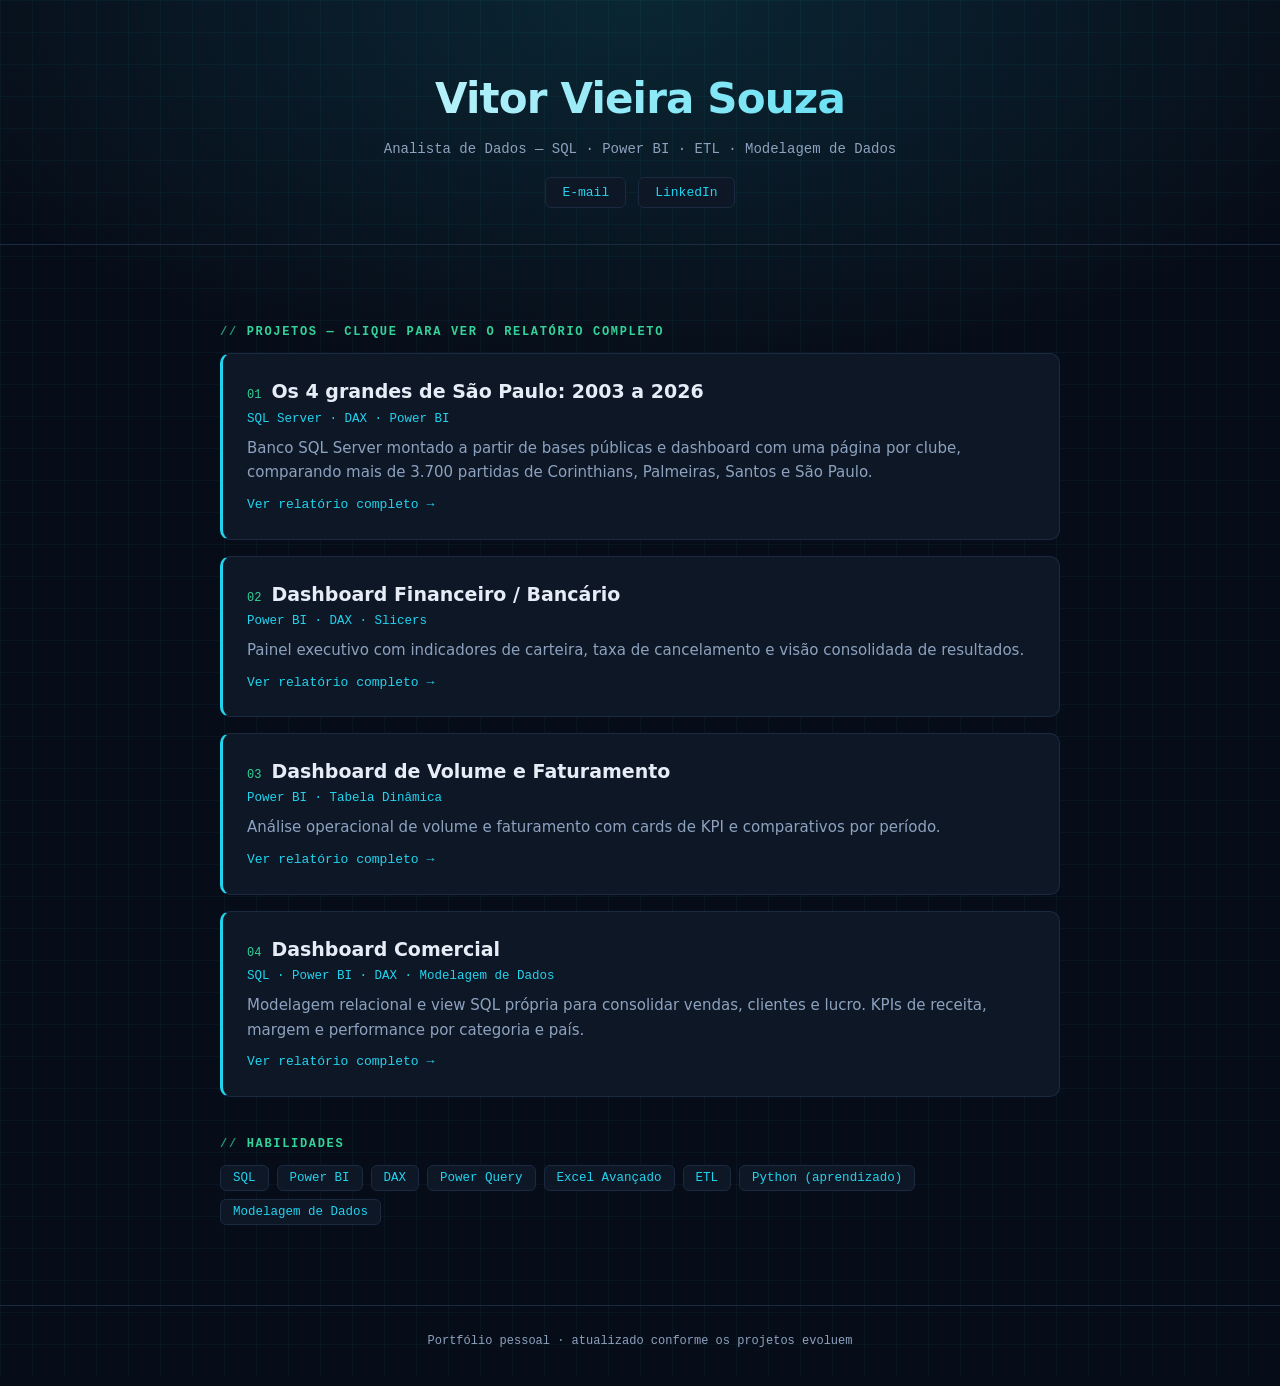
<file: index.html>
<!DOCTYPE html>
<html lang="pt-BR">
<head>
<meta charset="UTF-8">
<meta name="viewport" content="width=device-width, initial-scale=1">
<title>Vitor Vieira Souza — Portfólio de Dados</title>
<link rel="stylesheet" href="style.css">
</head>
<body>
<header>
  <h1>Vitor Vieira Souza</h1>
  <p>Analista de Dados — SQL · Power BI · ETL · Modelagem de Dados</p>
  <div class="links">
    <a href="mailto:vieiraviitor03@gmail.com">E-mail</a>
    <a href="https://www.linkedin.com/in/vitor-vieira-93804219a/" target="_blank">LinkedIn</a>
  </div>
</header>

<main>
  <h2 class="section">Projetos — clique para ver o relatório completo</h2>

  <a class="card" href="dashboard-4grandes.html">
    <h3>Os 4 grandes de São Paulo: 2003 a 2026</h3>
    <div class="tools">SQL Server · DAX · Power BI</div>
    <p>Banco SQL Server montado a partir de bases públicas e dashboard com uma página por clube, comparando mais de 3.700 partidas de Corinthians, Palmeiras, Santos e São Paulo.</p>
    <span class="go">Ver relatório completo →</span>
  </a>

  <a class="card" href="dashboard-financeiro.html">
    <h3>Dashboard Financeiro / Bancário</h3>
    <div class="tools">Power BI · DAX · Slicers</div>
    <p>Painel executivo com indicadores de carteira, taxa de cancelamento e visão consolidada de resultados.</p>
    <span class="go">Ver relatório completo →</span>
  </a>

  <a class="card" href="dashboard-volume.html">
    <h3>Dashboard de Volume e Faturamento</h3>
    <div class="tools">Power BI · Tabela Dinâmica</div>
    <p>Análise operacional de volume e faturamento com cards de KPI e comparativos por período.</p>
    <span class="go">Ver relatório completo →</span>
  </a>

  <a class="card" href="dashboard-comercial.html">
    <h3>Dashboard Comercial</h3>
    <div class="tools">SQL · Power BI · DAX · Modelagem de Dados</div>
    <p>Modelagem relacional e view SQL própria para consolidar vendas, clientes e lucro. KPIs de receita, margem e performance por categoria e país.</p>
    <span class="go">Ver relatório completo →</span>
  </a>

  <h2 class="section">Habilidades</h2>
  <div class="skills">
    <span>SQL</span><span>Power BI</span><span>DAX</span><span>Power Query</span>
    <span>Excel Avançado</span><span>ETL</span><span>Python (aprendizado)</span>
    <span>Modelagem de Dados</span>
  </div>
</main>

<footer>Portfólio pessoal · atualizado conforme os projetos evoluem</footer>
</body>
</html>
</file>
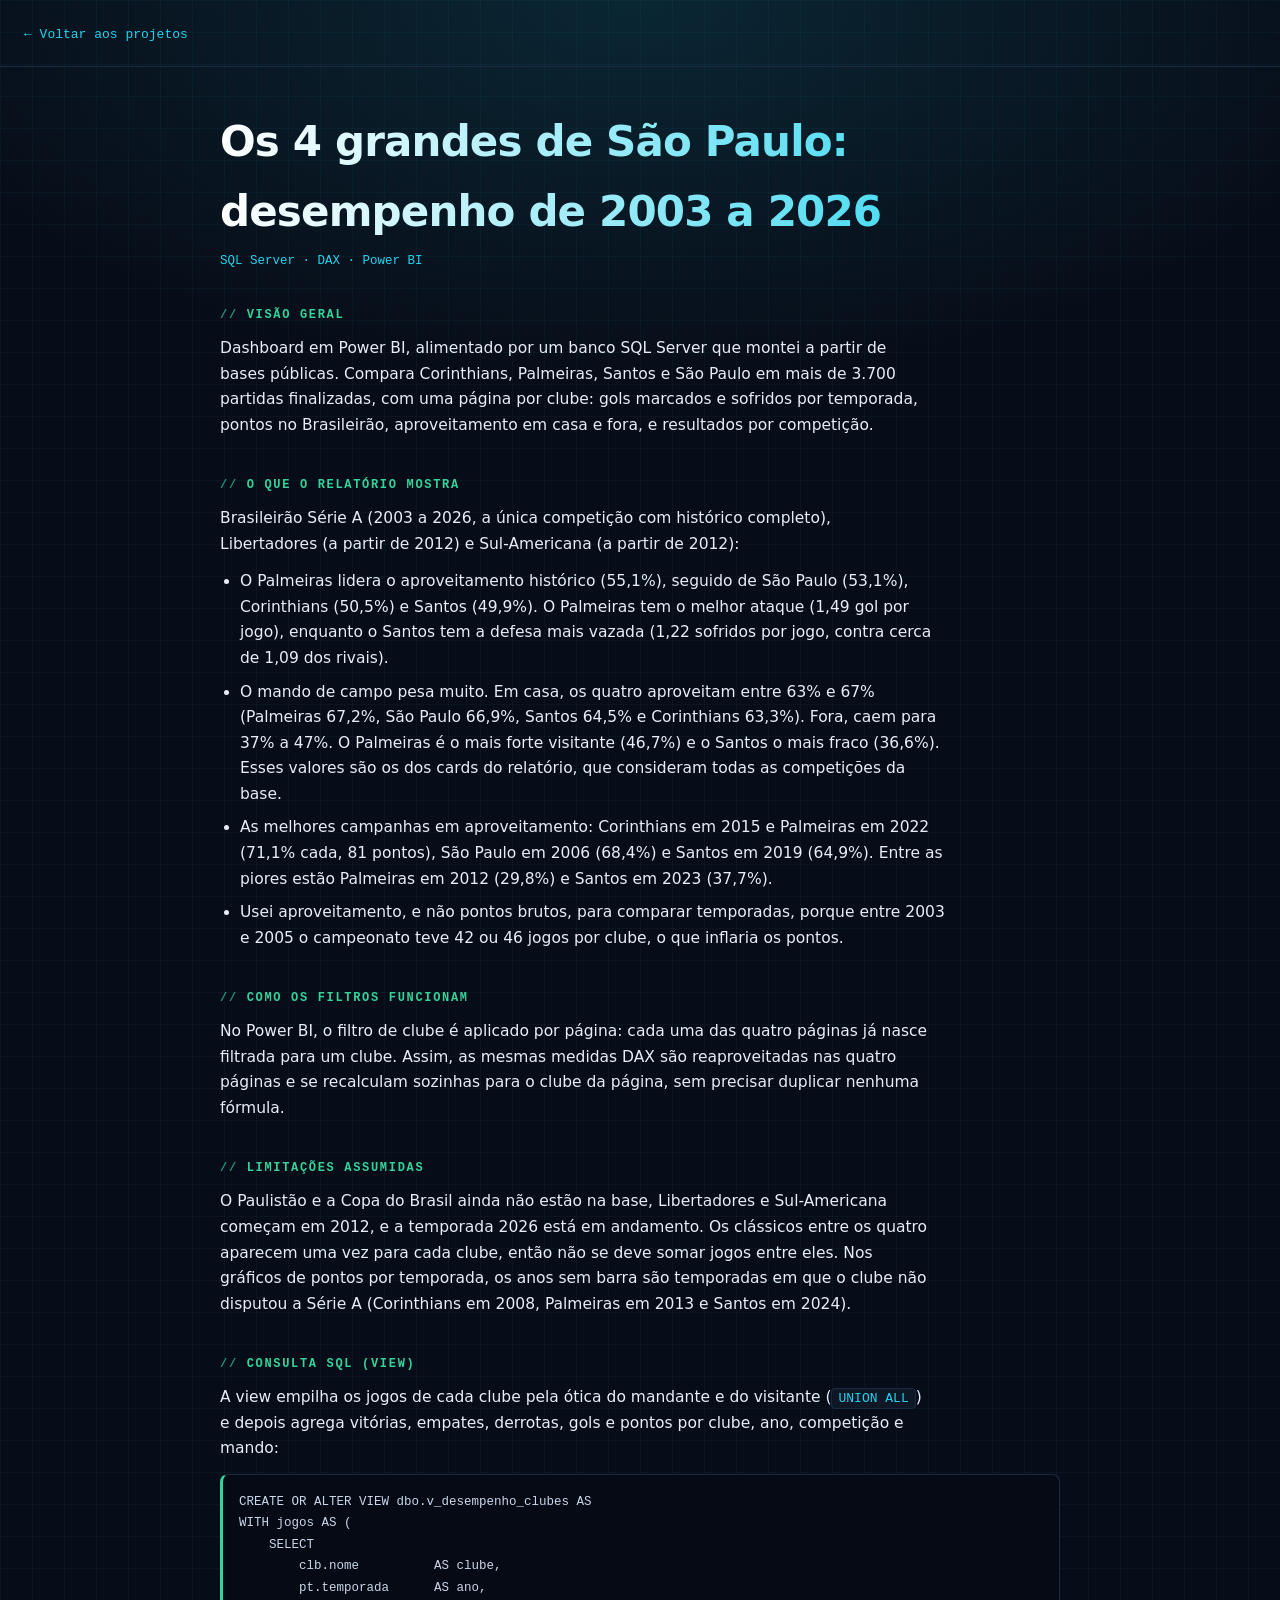
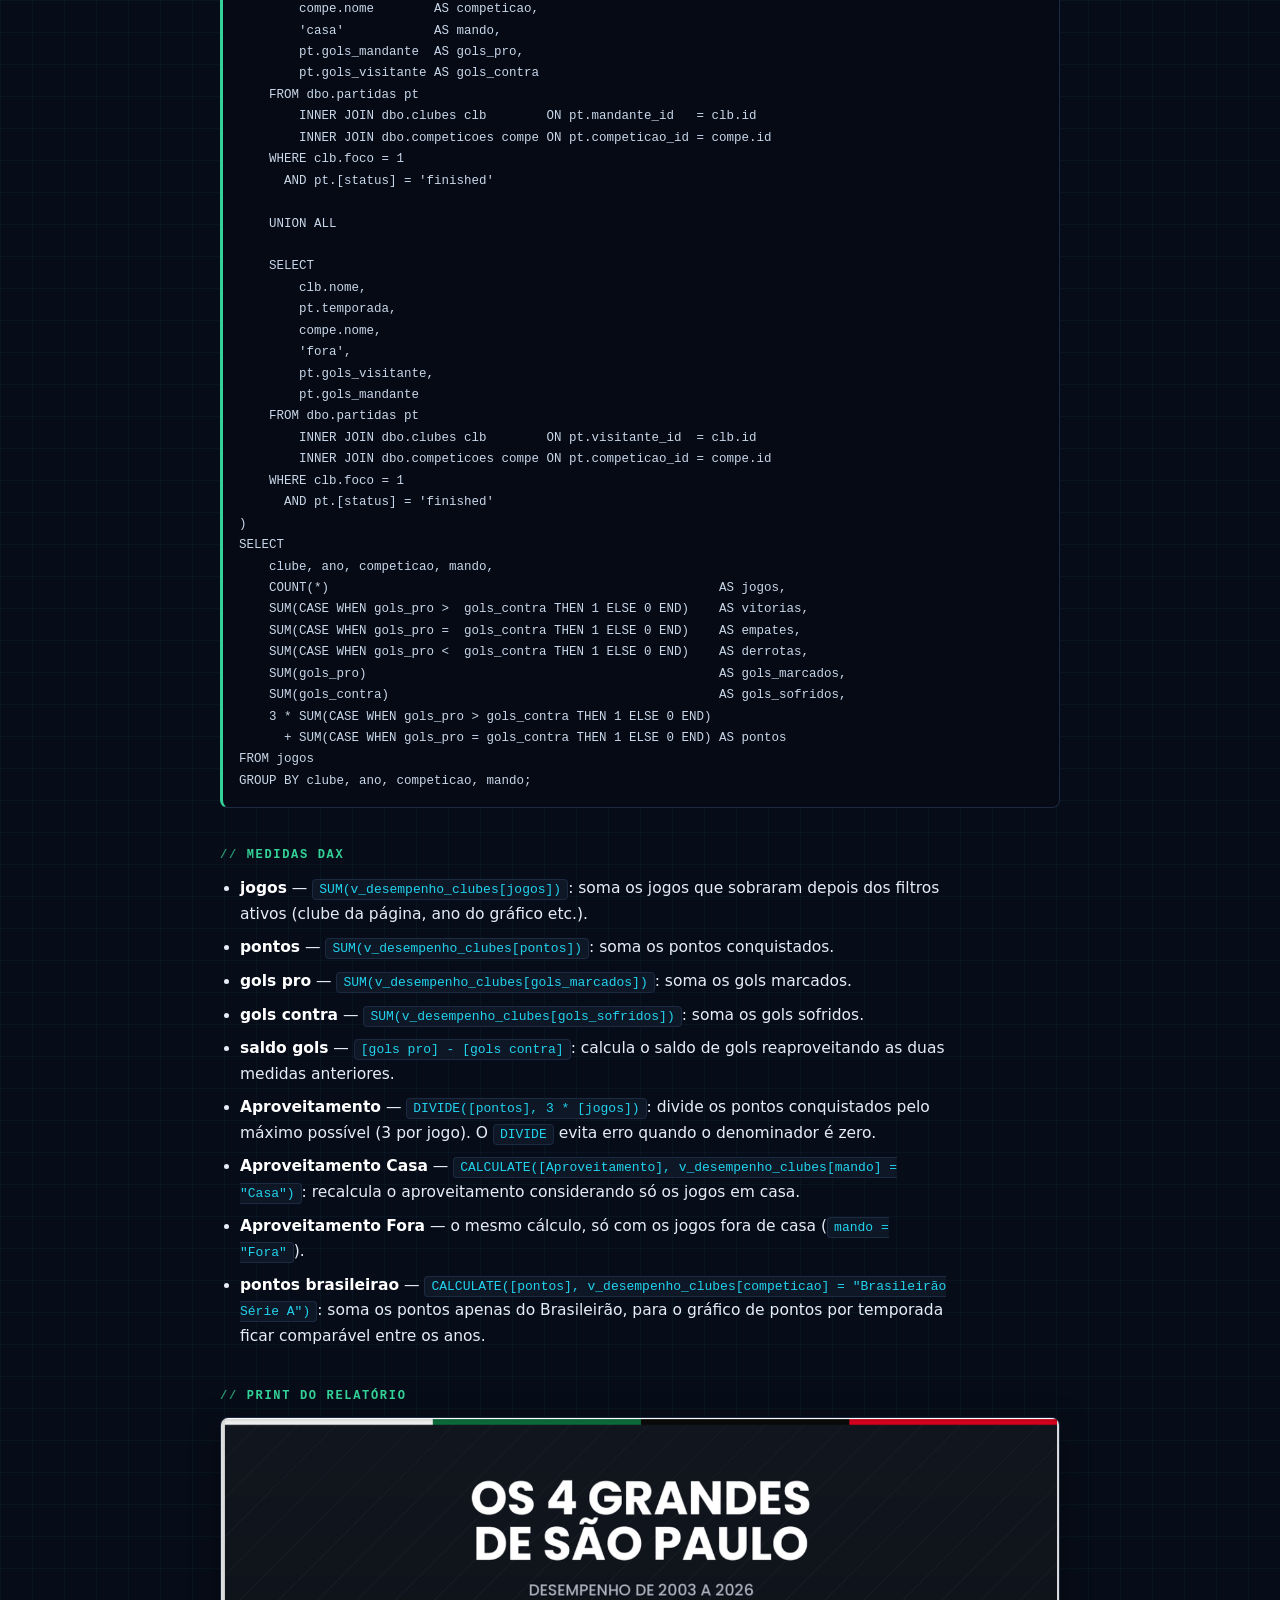
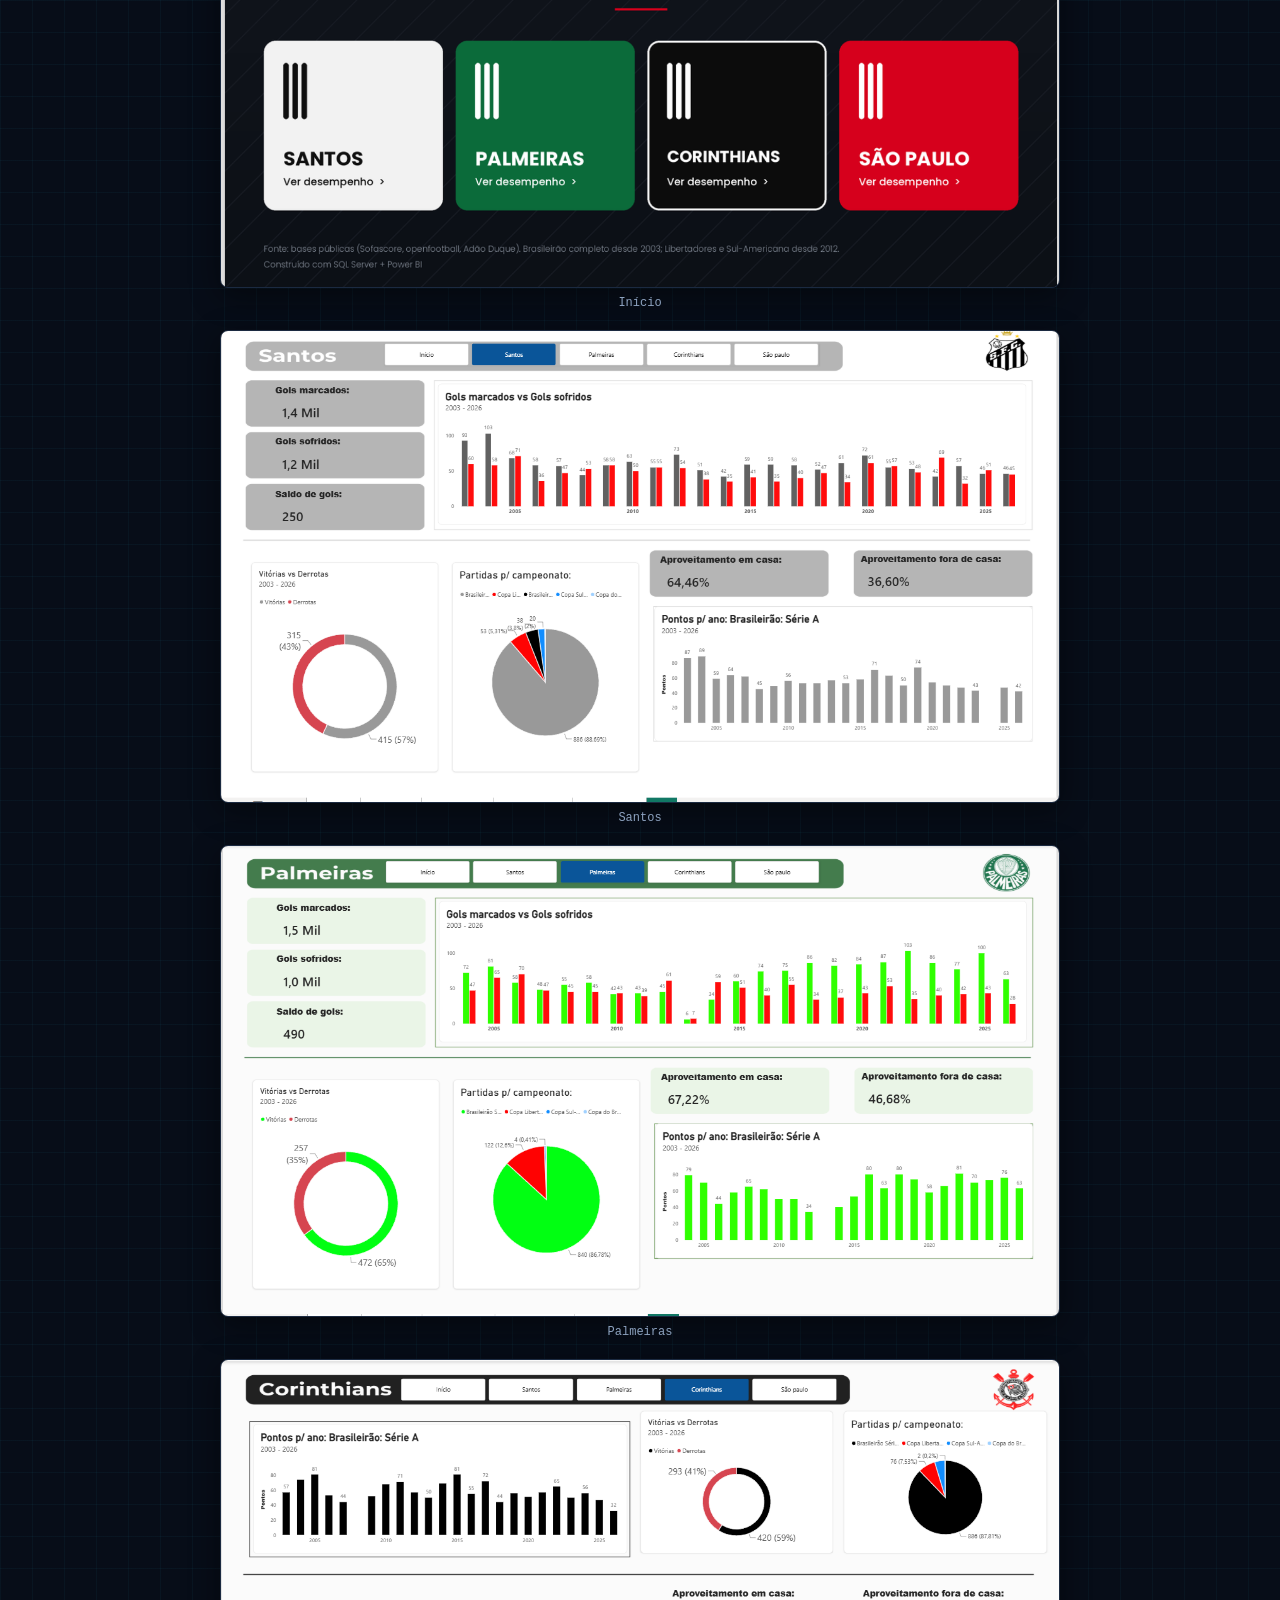
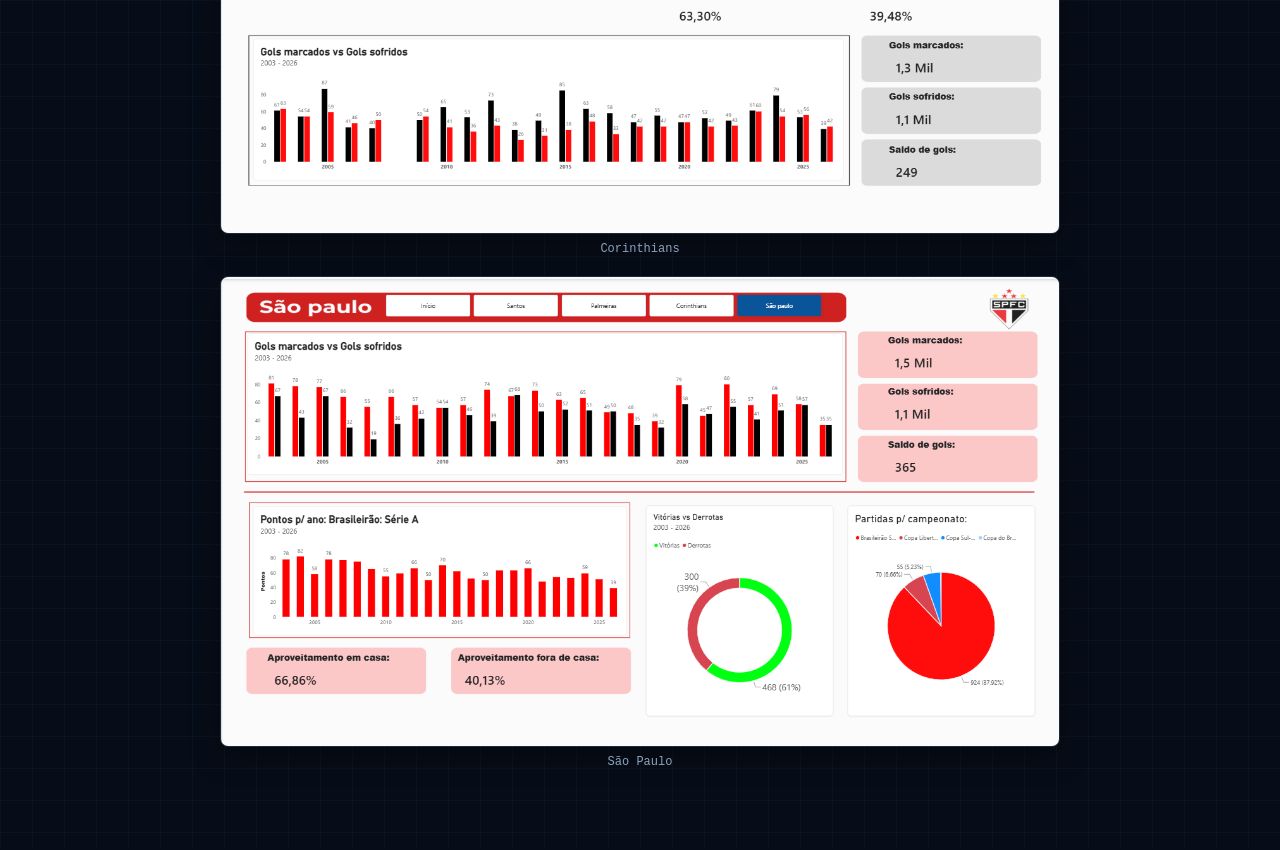
<file: dashboard-4grandes.html>
<!DOCTYPE html>
<html lang="pt-BR">
<head>
<meta charset="UTF-8">
<meta name="viewport" content="width=device-width, initial-scale=1">
<title>Os 4 grandes de São Paulo — Vitor Vieira Souza</title>
<link rel="stylesheet" href="style.css">
</head>
<body>
<div class="top"><a href="index.html">← Voltar aos projetos</a></div>
<main>
  <h1>Os 4 grandes de São Paulo: desempenho de 2003 a 2026</h1>
  <div class="tools">SQL Server · DAX · Power BI</div>

  <h2>Visão geral</h2>
  <p>Dashboard em Power BI, alimentado por um banco SQL Server que montei a partir de bases públicas. Compara Corinthians, Palmeiras, Santos e São Paulo em mais de 3.700 partidas finalizadas, com uma página por clube: gols marcados e sofridos por temporada, pontos no Brasileirão, aproveitamento em casa e fora, e resultados por competição.</p>

  <h2>O que o relatório mostra</h2>
  <p>Brasileirão Série A (2003 a 2026, a única competição com histórico completo), Libertadores (a partir de 2012) e Sul-Americana (a partir de 2012):</p>
  <ul>
    <li>O Palmeiras lidera o aproveitamento histórico (55,1%), seguido de São Paulo (53,1%), Corinthians (50,5%) e Santos (49,9%). O Palmeiras tem o melhor ataque (1,49 gol por jogo), enquanto o Santos tem a defesa mais vazada (1,22 sofridos por jogo, contra cerca de 1,09 dos rivais).</li>
    <li>O mando de campo pesa muito. Em casa, os quatro aproveitam entre 63% e 67% (Palmeiras 67,2%, São Paulo 66,9%, Santos 64,5% e Corinthians 63,3%). Fora, caem para 37% a 47%. O Palmeiras é o mais forte visitante (46,7%) e o Santos o mais fraco (36,6%). Esses valores são os dos cards do relatório, que consideram todas as competições da base.</li>
    <li>As melhores campanhas em aproveitamento: Corinthians em 2015 e Palmeiras em 2022 (71,1% cada, 81 pontos), São Paulo em 2006 (68,4%) e Santos em 2019 (64,9%). Entre as piores estão Palmeiras em 2012 (29,8%) e Santos em 2023 (37,7%).</li>
    <li>Usei aproveitamento, e não pontos brutos, para comparar temporadas, porque entre 2003 e 2005 o campeonato teve 42 ou 46 jogos por clube, o que inflaria os pontos.</li>
  </ul>

  <h2>Como os filtros funcionam</h2>
  <p>No Power BI, o filtro de clube é aplicado por página: cada uma das quatro páginas já nasce filtrada para um clube. Assim, as mesmas medidas DAX são reaproveitadas nas quatro páginas e se recalculam sozinhas para o clube da página, sem precisar duplicar nenhuma fórmula.</p>

  <h2>Limitações assumidas</h2>
  <p>O Paulistão e a Copa do Brasil ainda não estão na base, Libertadores e Sul-Americana começam em 2012, e a temporada 2026 está em andamento. Os clássicos entre os quatro aparecem uma vez para cada clube, então não se deve somar jogos entre eles. Nos gráficos de pontos por temporada, os anos sem barra são temporadas em que o clube não disputou a Série A (Corinthians em 2008, Palmeiras em 2013 e Santos em 2024).</p>

  <h2>Consulta SQL (view)</h2>
  <p>A view empilha os jogos de cada clube pela ótica do mandante e do visitante (<code>UNION ALL</code>) e depois agrega vitórias, empates, derrotas, gols e pontos por clube, ano, competição e mando:</p>
  <pre><code>CREATE OR ALTER VIEW dbo.v_desempenho_clubes AS
WITH jogos AS (
    SELECT
        clb.nome          AS clube,
        pt.temporada      AS ano,
        compe.nome        AS competicao,
        'casa'            AS mando,
        pt.gols_mandante  AS gols_pro,
        pt.gols_visitante AS gols_contra
    FROM dbo.partidas pt
        INNER JOIN dbo.clubes clb        ON pt.mandante_id   = clb.id
        INNER JOIN dbo.competicoes compe ON pt.competicao_id = compe.id
    WHERE clb.foco = 1
      AND pt.[status] = 'finished'

    UNION ALL

    SELECT
        clb.nome,
        pt.temporada,
        compe.nome,
        'fora',
        pt.gols_visitante,
        pt.gols_mandante
    FROM dbo.partidas pt
        INNER JOIN dbo.clubes clb        ON pt.visitante_id  = clb.id
        INNER JOIN dbo.competicoes compe ON pt.competicao_id = compe.id
    WHERE clb.foco = 1
      AND pt.[status] = 'finished'
)
SELECT
    clube, ano, competicao, mando,
    COUNT(*)                                                    AS jogos,
    SUM(CASE WHEN gols_pro &gt;  gols_contra THEN 1 ELSE 0 END)    AS vitorias,
    SUM(CASE WHEN gols_pro =  gols_contra THEN 1 ELSE 0 END)    AS empates,
    SUM(CASE WHEN gols_pro &lt;  gols_contra THEN 1 ELSE 0 END)    AS derrotas,
    SUM(gols_pro)                                               AS gols_marcados,
    SUM(gols_contra)                                            AS gols_sofridos,
    3 * SUM(CASE WHEN gols_pro &gt; gols_contra THEN 1 ELSE 0 END)
      + SUM(CASE WHEN gols_pro = gols_contra THEN 1 ELSE 0 END) AS pontos
FROM jogos
GROUP BY clube, ano, competicao, mando;</code></pre>

  <h2>Medidas DAX</h2>
  <ul>
    <li><strong>jogos</strong> — <code>SUM(v_desempenho_clubes[jogos])</code>: soma os jogos que sobraram depois dos filtros ativos (clube da página, ano do gráfico etc.).</li>
    <li><strong>pontos</strong> — <code>SUM(v_desempenho_clubes[pontos])</code>: soma os pontos conquistados.</li>
    <li><strong>gols pro</strong> — <code>SUM(v_desempenho_clubes[gols_marcados])</code>: soma os gols marcados.</li>
    <li><strong>gols contra</strong> — <code>SUM(v_desempenho_clubes[gols_sofridos])</code>: soma os gols sofridos.</li>
    <li><strong>saldo gols</strong> — <code>[gols pro] - [gols contra]</code>: calcula o saldo de gols reaproveitando as duas medidas anteriores.</li>
    <li><strong>Aproveitamento</strong> — <code>DIVIDE([pontos], 3 * [jogos])</code>: divide os pontos conquistados pelo máximo possível (3 por jogo). O <code>DIVIDE</code> evita erro quando o denominador é zero.</li>
    <li><strong>Aproveitamento Casa</strong> — <code>CALCULATE([Aproveitamento], v_desempenho_clubes[mando] = "Casa")</code>: recalcula o aproveitamento considerando só os jogos em casa.</li>
    <li><strong>Aproveitamento Fora</strong> — o mesmo cálculo, só com os jogos fora de casa (<code>mando = "Fora"</code>).</li>
    <li><strong>pontos brasileirao</strong> — <code>CALCULATE([pontos], v_desempenho_clubes[competicao] = "Brasileirão Série A")</code>: soma os pontos apenas do Brasileirão, para o gráfico de pontos por temporada ficar comparável entre os anos.</li>
  </ul>

  <h2>Print do relatório</h2>
  <div class="shots">
    <figure><img src="img/4grandes-inicio.png" alt="Página inicial do relatório Os 4 grandes de São Paulo"><figcaption>Início</figcaption></figure>
    <figure><img src="img/4grandes-santos.png" alt="Página do Santos"><figcaption>Santos</figcaption></figure>
    <figure><img src="img/4grandes-palmeiras.png" alt="Página do Palmeiras"><figcaption>Palmeiras</figcaption></figure>
    <figure><img src="img/4grandes-corinthians.png" alt="Página do Corinthians"><figcaption>Corinthians</figcaption></figure>
    <figure><img src="img/4grandes-saopaulo.png" alt="Página do São Paulo"><figcaption>São Paulo</figcaption></figure>
  </div>
</main>
</body>
</html>
</file>
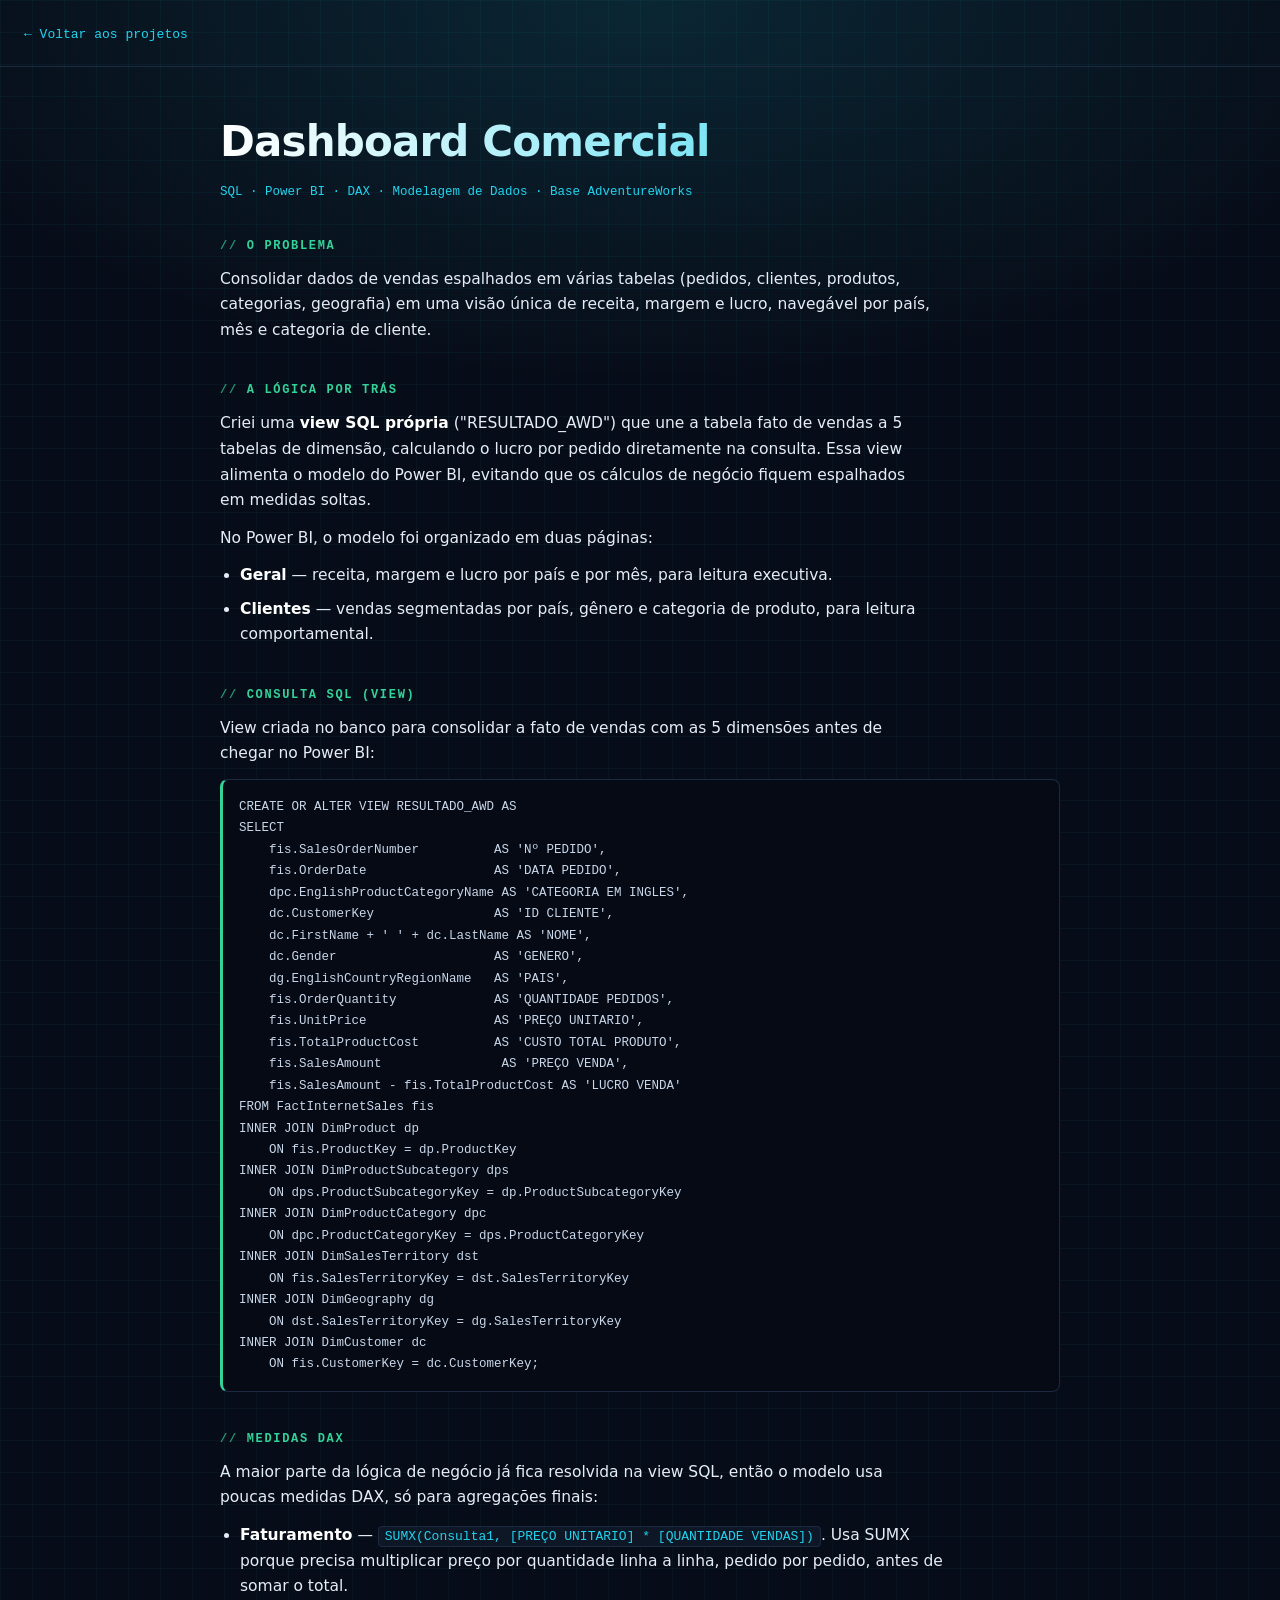
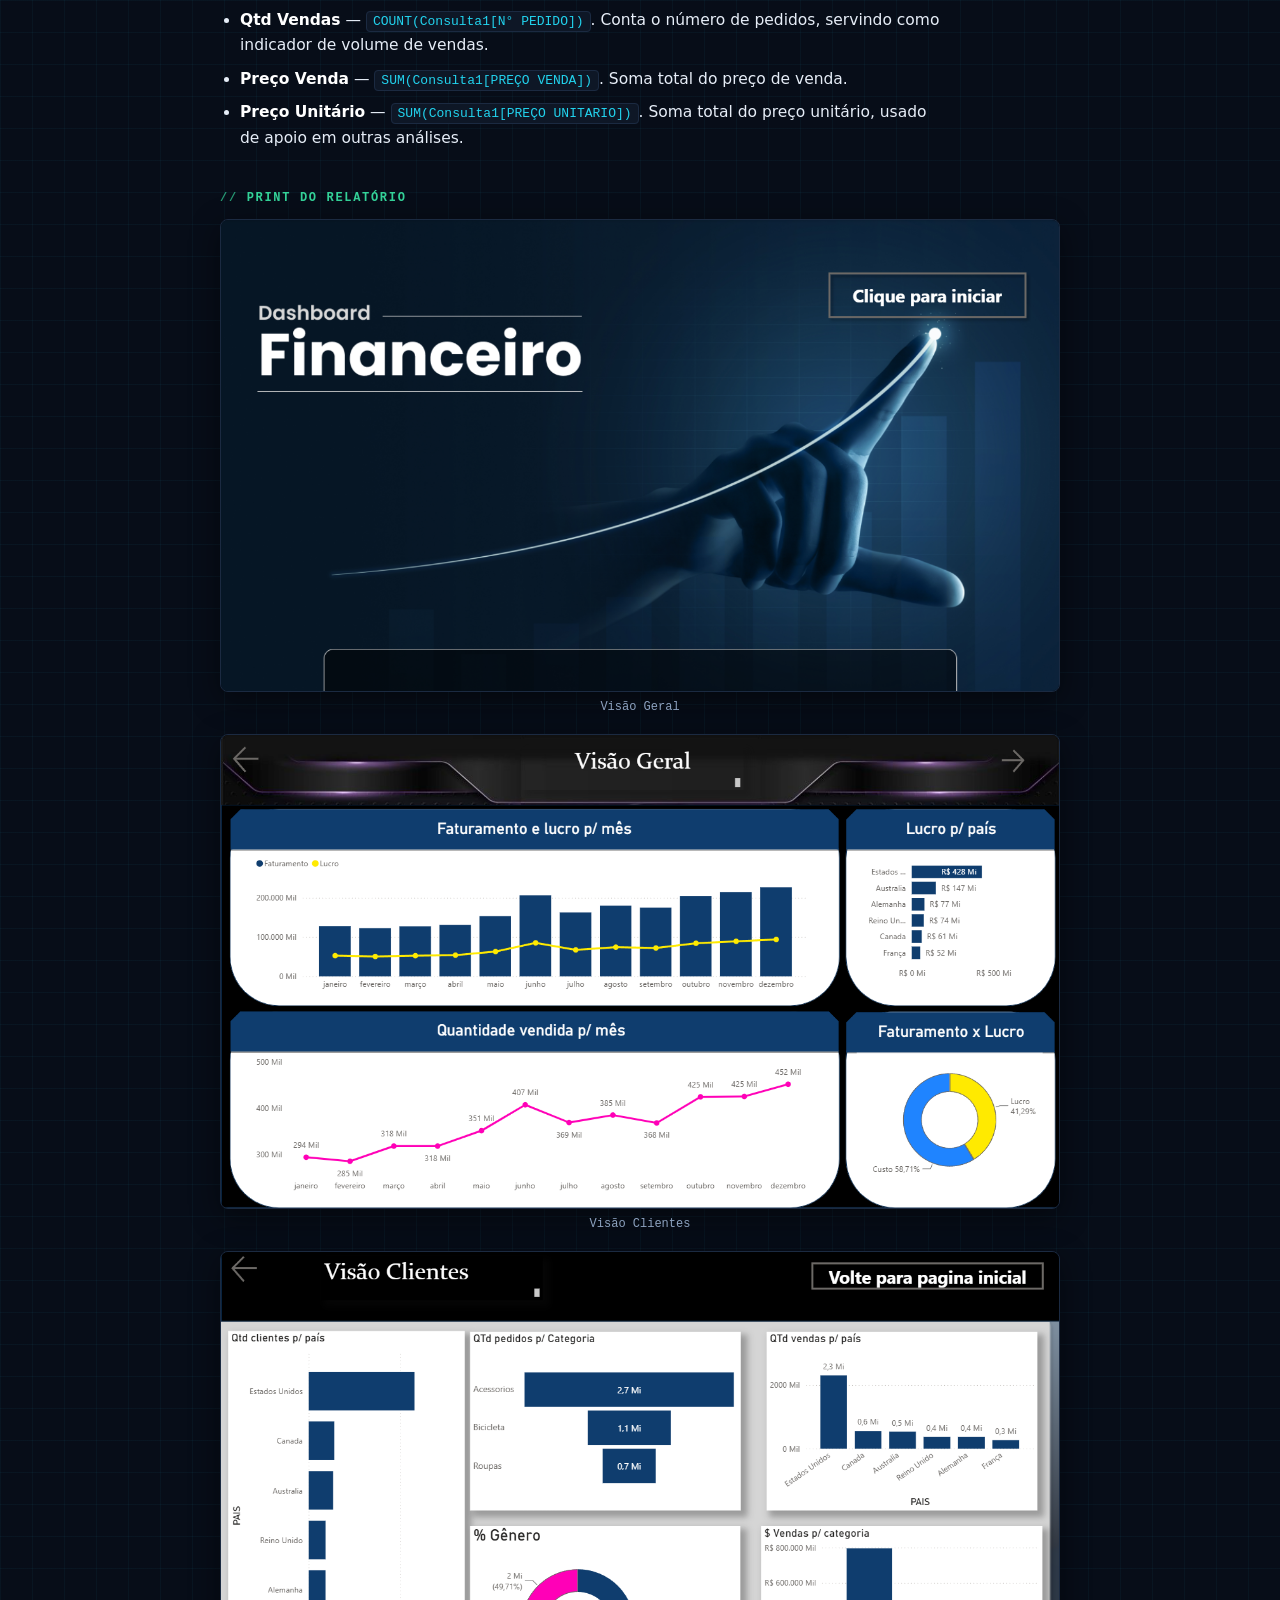
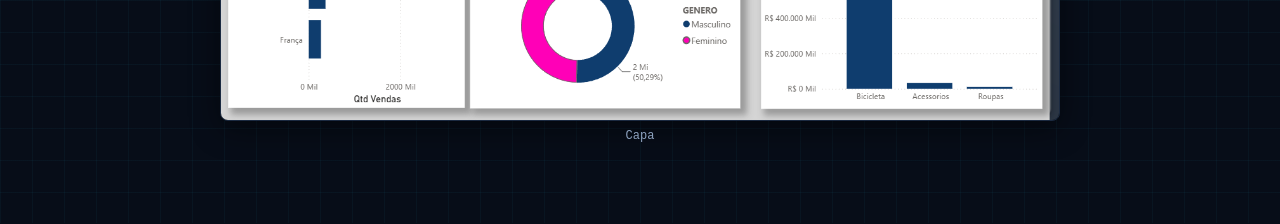
<file: dashboard-comercial.html>
<!DOCTYPE html>
<html lang="pt-BR">
<head>
<meta charset="UTF-8">
<meta name="viewport" content="width=device-width, initial-scale=1">
<title>Dashboard Comercial — Vitor Vieira Souza</title>
<link rel="stylesheet" href="style.css">
</head>
<body>
<div class="top"><a href="index.html">← Voltar aos projetos</a></div>
<main>
  <h1>Dashboard Comercial</h1>
  <div class="tools">SQL · Power BI · DAX · Modelagem de Dados · Base AdventureWorks</div>

  <h2>O problema</h2>
  <p>Consolidar dados de vendas espalhados em várias tabelas (pedidos, clientes, produtos, categorias, geografia) em uma visão única de receita, margem e lucro, navegável por país, mês e categoria de cliente.</p>

  <h2>A lógica por trás</h2>
  <p>Criei uma <strong>view SQL própria</strong> ("RESULTADO_AWD") que une a tabela fato de vendas a 5 tabelas de dimensão, calculando o lucro por pedido diretamente na consulta. Essa view alimenta o modelo do Power BI, evitando que os cálculos de negócio fiquem espalhados em medidas soltas.</p>
  <p>No Power BI, o modelo foi organizado em duas páginas:</p>
  <ul>
    <li><strong>Geral</strong> — receita, margem e lucro por país e por mês, para leitura executiva.</li>
    <li><strong>Clientes</strong> — vendas segmentadas por país, gênero e categoria de produto, para leitura comportamental.</li>
  </ul>

  <h2>Consulta SQL (view)</h2>
  <p>View criada no banco para consolidar a fato de vendas com as 5 dimensões antes de chegar no Power BI:</p>
  <pre><code>CREATE OR ALTER VIEW RESULTADO_AWD AS
SELECT
    fis.SalesOrderNumber          AS 'Nº PEDIDO',
    fis.OrderDate                 AS 'DATA PEDIDO',
    dpc.EnglishProductCategoryName AS 'CATEGORIA EM INGLES',
    dc.CustomerKey                AS 'ID CLIENTE',
    dc.FirstName + ' ' + dc.LastName AS 'NOME',
    dc.Gender                     AS 'GENERO',
    dg.EnglishCountryRegionName   AS 'PAIS',
    fis.OrderQuantity             AS 'QUANTIDADE PEDIDOS',
    fis.UnitPrice                 AS 'PREÇO UNITARIO',
    fis.TotalProductCost          AS 'CUSTO TOTAL PRODUTO',
    fis.SalesAmount                AS 'PREÇO VENDA',
    fis.SalesAmount - fis.TotalProductCost AS 'LUCRO VENDA'
FROM FactInternetSales fis
INNER JOIN DimProduct dp
    ON fis.ProductKey = dp.ProductKey
INNER JOIN DimProductSubcategory dps
    ON dps.ProductSubcategoryKey = dp.ProductSubcategoryKey
INNER JOIN DimProductCategory dpc
    ON dpc.ProductCategoryKey = dps.ProductCategoryKey
INNER JOIN DimSalesTerritory dst
    ON fis.SalesTerritoryKey = dst.SalesTerritoryKey
INNER JOIN DimGeography dg
    ON dst.SalesTerritoryKey = dg.SalesTerritoryKey
INNER JOIN DimCustomer dc
    ON fis.CustomerKey = dc.CustomerKey;</code></pre>

  <h2>Medidas DAX</h2>
  <p>A maior parte da lógica de negócio já fica resolvida na view SQL, então o modelo usa poucas medidas DAX, só para agregações finais:</p>
  <ul>
    <li><strong>Faturamento</strong> — <code>SUMX(Consulta1, [PREÇO UNITARIO] * [QUANTIDADE VENDAS])</code>. Usa SUMX porque precisa multiplicar preço por quantidade linha a linha, pedido por pedido, antes de somar o total.</li>
    <li><strong>Qtd Vendas</strong> — <code>COUNT(Consulta1[N° PEDIDO])</code>. Conta o número de pedidos, servindo como indicador de volume de vendas.</li>
    <li><strong>Preço Venda</strong> — <code>SUM(Consulta1[PREÇO VENDA])</code>. Soma total do preço de venda.</li>
    <li><strong>Preço Unitário</strong> — <code>SUM(Consulta1[PREÇO UNITARIO])</code>. Soma total do preço unitário, usado de apoio em outras análises.</li>
  </ul>

  <h2>Print do relatório</h2>
  <div class="shots">
    <figure><img src="img/comercial-geral.png" alt="Visão geral de faturamento e lucro"><figcaption>Visão Geral</figcaption></figure>
    <figure><img src="img/comercial-clientes.png" alt="Visão de clientes por país, gênero e categoria"><figcaption>Visão Clientes</figcaption></figure>
    <figure><img src="img/comercial-capa.png" alt="Capa do dashboard comercial"><figcaption>Capa</figcaption></figure>
  </div>
</main>
</body>
</html>
</file>
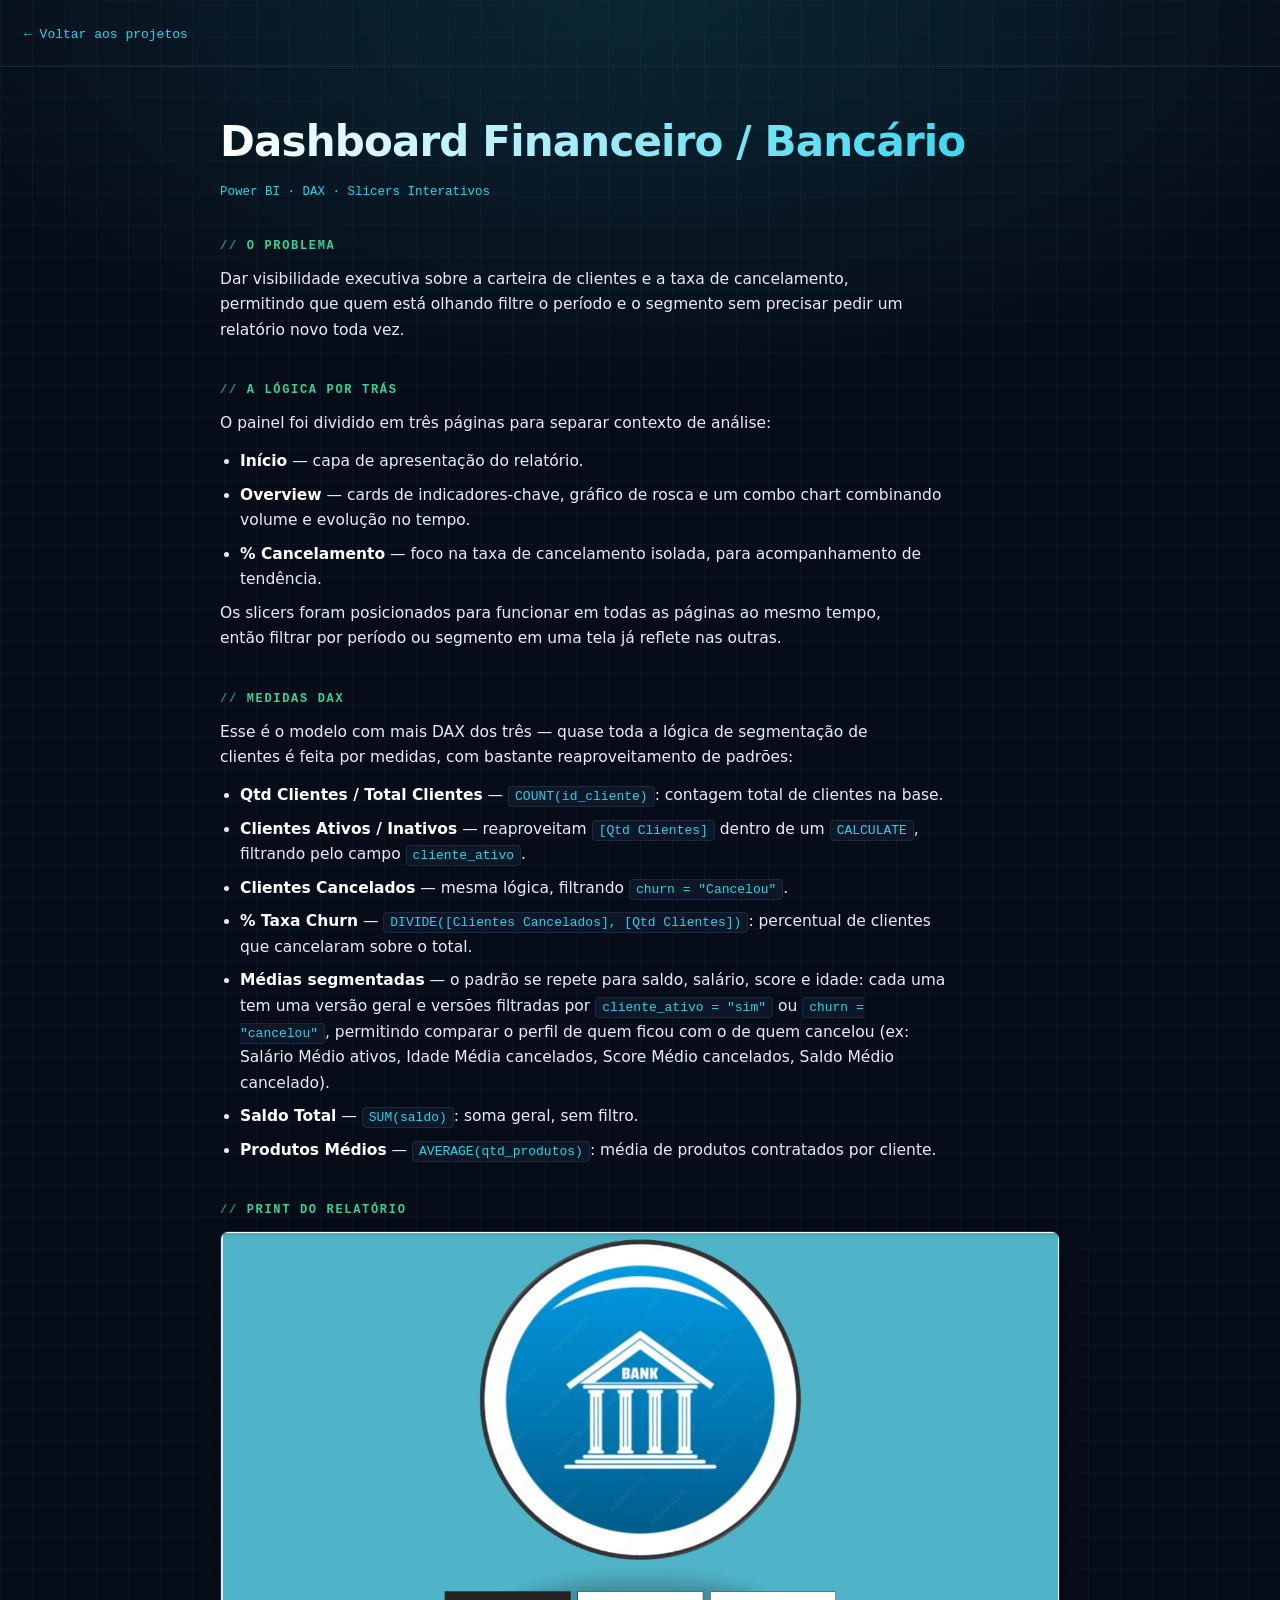
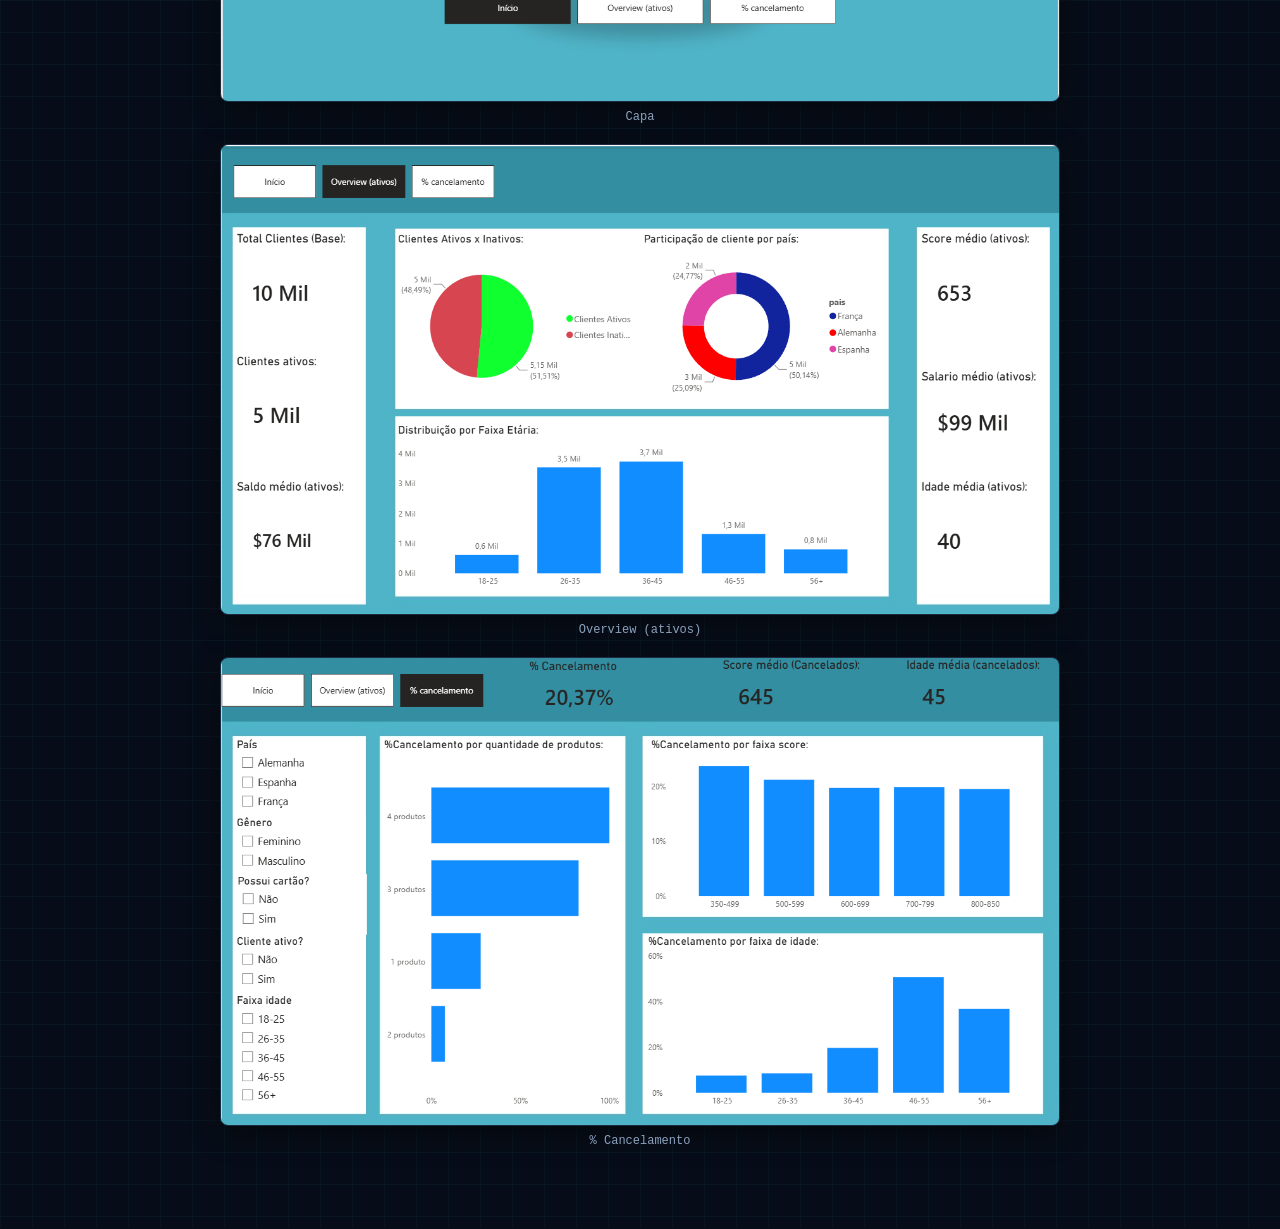
<file: dashboard-financeiro.html>
<!DOCTYPE html>
<html lang="pt-BR">
<head>
<meta charset="UTF-8">
<meta name="viewport" content="width=device-width, initial-scale=1">
<title>Dashboard Financeiro / Bancário — Vitor Vieira Souza</title>
<link rel="stylesheet" href="style.css">
</head>
<body>
<div class="top"><a href="index.html">← Voltar aos projetos</a></div>
<main>
  <h1>Dashboard Financeiro / Bancário</h1>
  <div class="tools">Power BI · DAX · Slicers Interativos</div>

  <h2>O problema</h2>
  <p>Dar visibilidade executiva sobre a carteira de clientes e a taxa de cancelamento, permitindo que quem está olhando filtre o período e o segmento sem precisar pedir um relatório novo toda vez.</p>

  <h2>A lógica por trás</h2>
  <p>O painel foi dividido em três páginas para separar contexto de análise:</p>
  <ul>
    <li><strong>Início</strong> — capa de apresentação do relatório.</li>
    <li><strong>Overview</strong> — cards de indicadores-chave, gráfico de rosca e um combo chart combinando volume e evolução no tempo.</li>
    <li><strong>% Cancelamento</strong> — foco na taxa de cancelamento isolada, para acompanhamento de tendência.</li>
  </ul>
  <p>Os slicers foram posicionados para funcionar em todas as páginas ao mesmo tempo, então filtrar por período ou segmento em uma tela já reflete nas outras.</p>

  <h2>Medidas DAX</h2>
  <p>Esse é o modelo com mais DAX dos três — quase toda a lógica de segmentação de clientes é feita por medidas, com bastante reaproveitamento de padrões:</p>
  <ul>
    <li><strong>Qtd Clientes / Total Clientes</strong> — <code>COUNT(id_cliente)</code>: contagem total de clientes na base.</li>
    <li><strong>Clientes Ativos / Inativos</strong> — reaproveitam <code>[Qtd Clientes]</code> dentro de um <code>CALCULATE</code>, filtrando pelo campo <code>cliente_ativo</code>.</li>
    <li><strong>Clientes Cancelados</strong> — mesma lógica, filtrando <code>churn = "Cancelou"</code>.</li>
    <li><strong>% Taxa Churn</strong> — <code>DIVIDE([Clientes Cancelados], [Qtd Clientes])</code>: percentual de clientes que cancelaram sobre o total.</li>
    <li><strong>Médias segmentadas</strong> — o padrão se repete para saldo, salário, score e idade: cada uma tem uma versão geral e versões filtradas por <code>cliente_ativo = "sim"</code> ou <code>churn = "cancelou"</code>, permitindo comparar o perfil de quem ficou com o de quem cancelou (ex: Salário Médio ativos, Idade Média cancelados, Score Médio cancelados, Saldo Médio cancelado).</li>
    <li><strong>Saldo Total</strong> — <code>SUM(saldo)</code>: soma geral, sem filtro.</li>
    <li><strong>Produtos Médios</strong> — <code>AVERAGE(qtd_produtos)</code>: média de produtos contratados por cliente.</li>
  </ul>

  <h2>Print do relatório</h2>
  <div class="shots">
    <figure><img src="img/banco-capa.png" alt="Capa do dashboard financeiro"><figcaption>Capa</figcaption></figure>
    <figure><img src="img/banco-overview.png" alt="Overview de clientes ativos"><figcaption>Overview (ativos)</figcaption></figure>
    <figure><img src="img/banco-cancelamento.png" alt="Painel de % de cancelamento"><figcaption>% Cancelamento</figcaption></figure>
  </div>
</main>
</body>
</html>
</file>
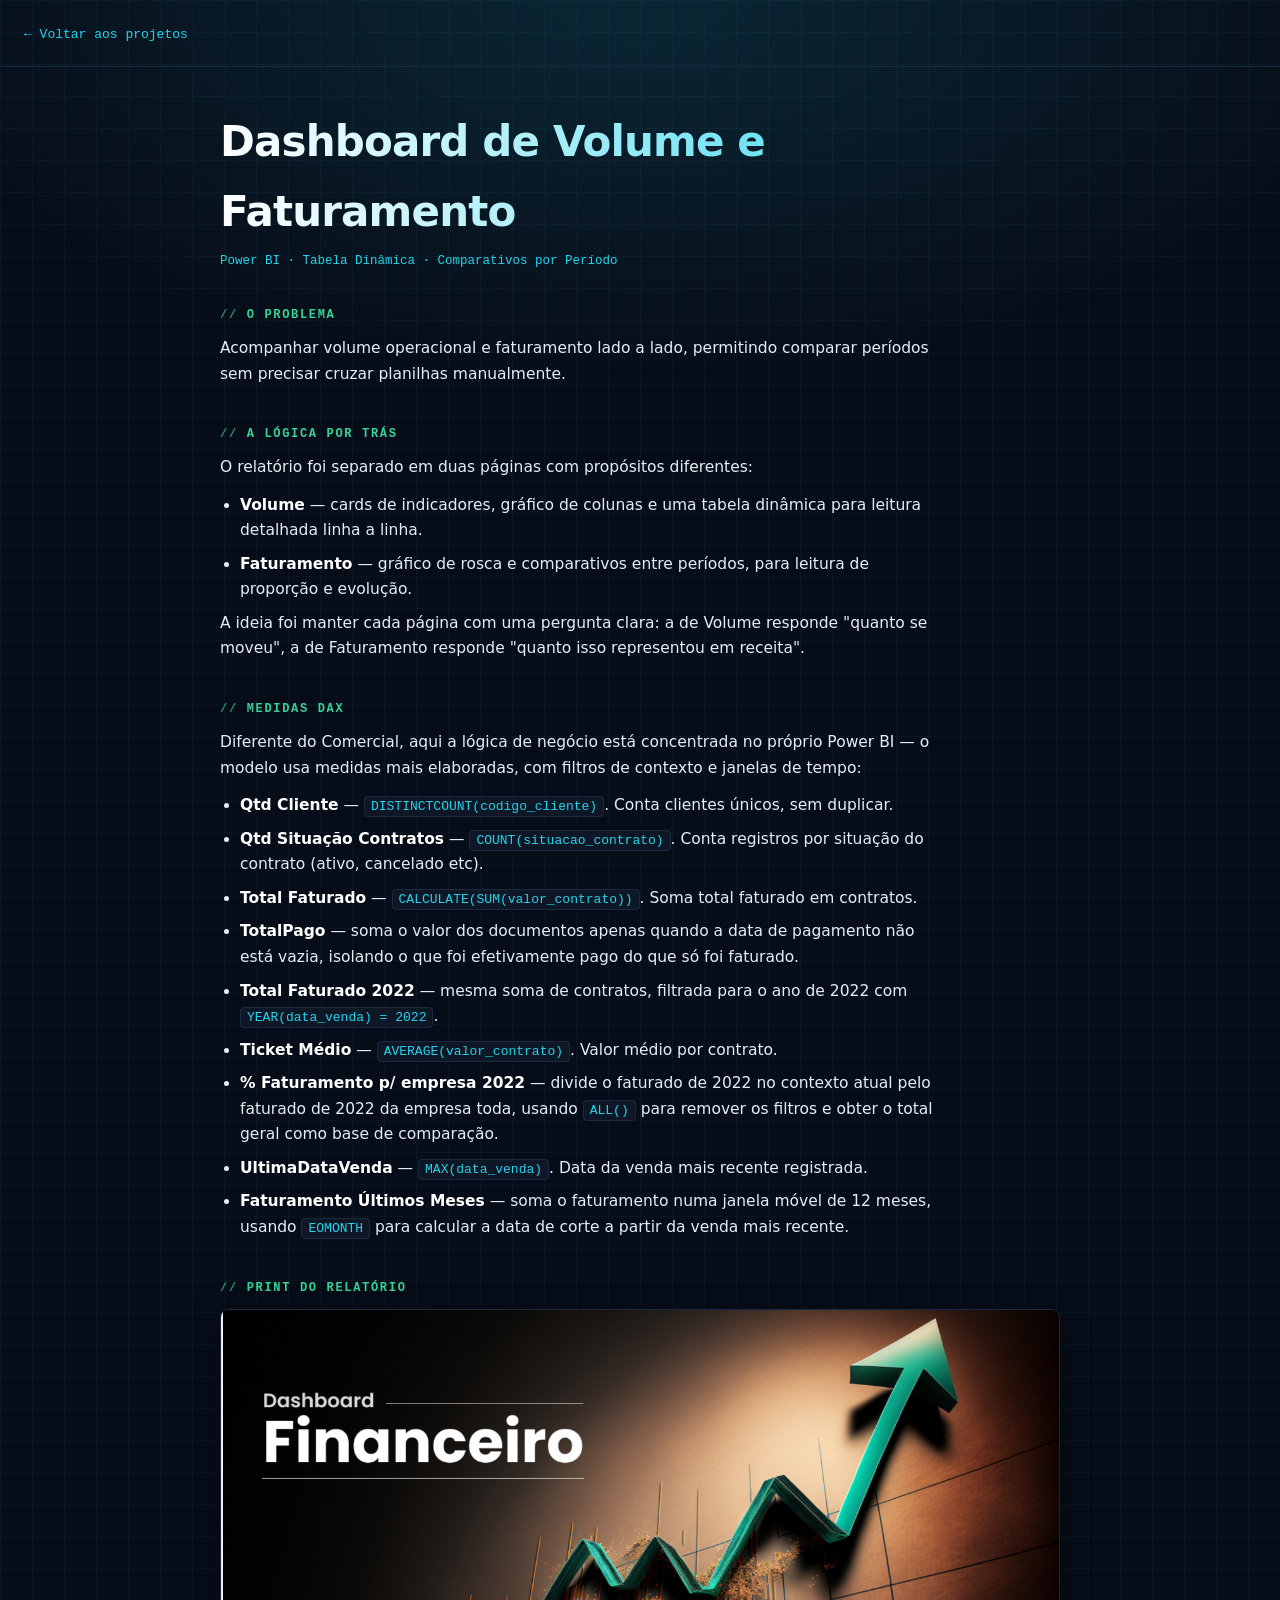
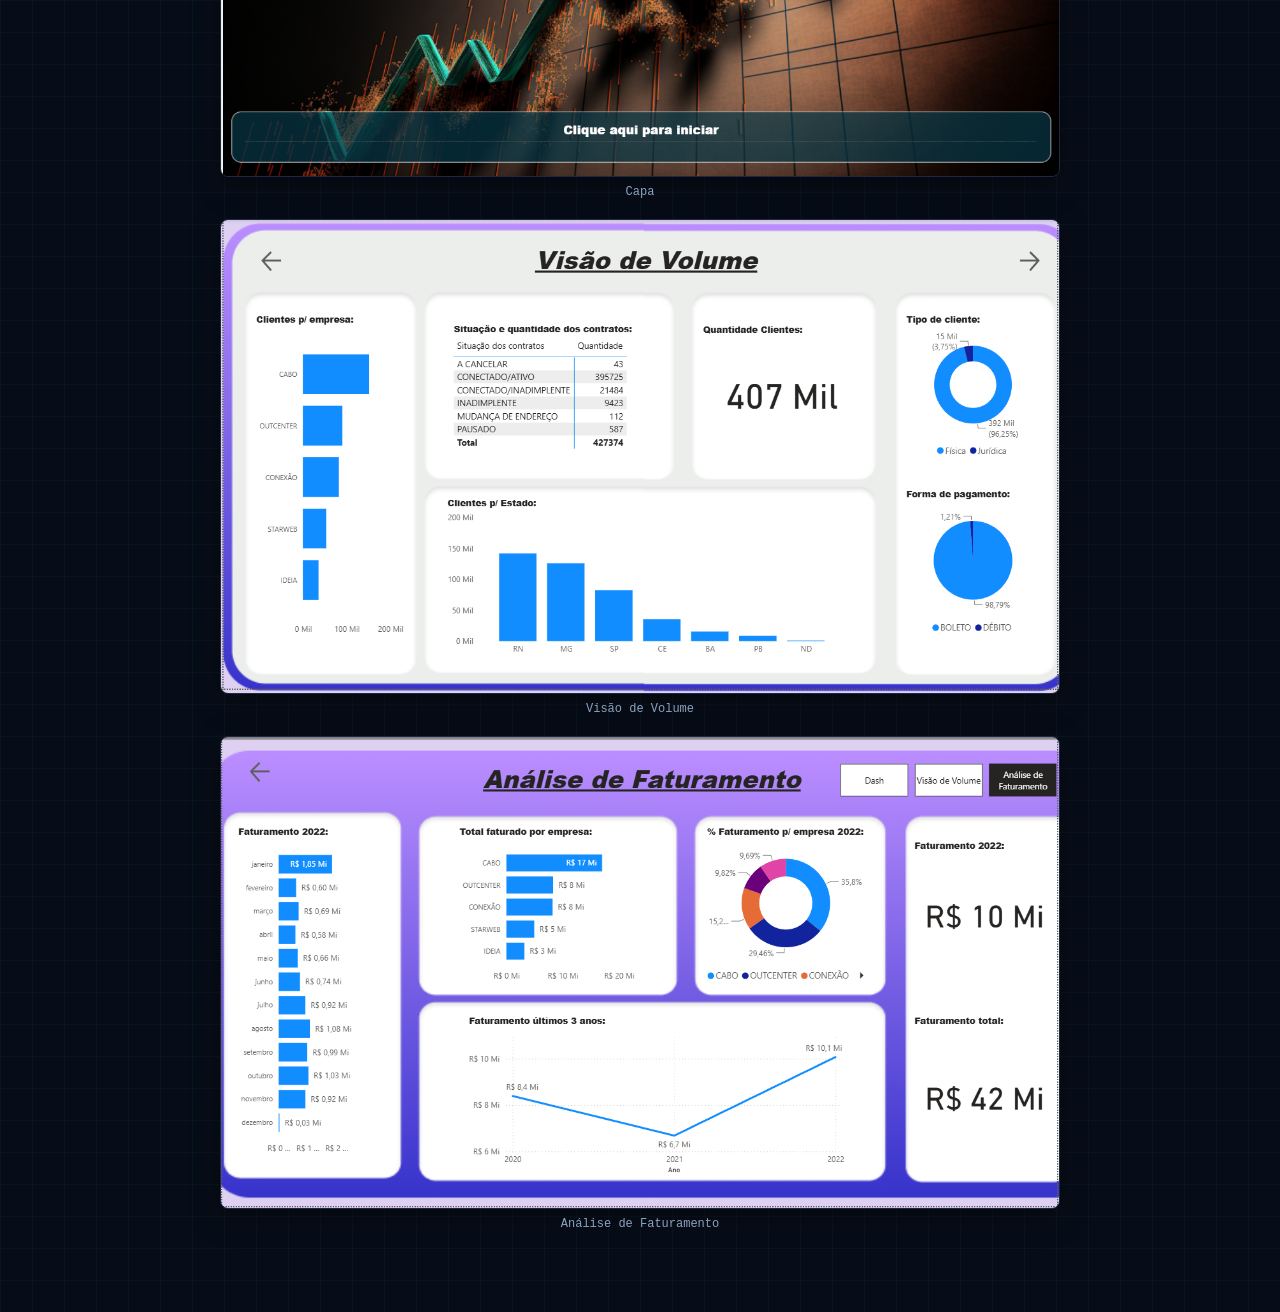
<file: dashboard-volume.html>
<!DOCTYPE html>
<html lang="pt-BR">
<head>
<meta charset="UTF-8">
<meta name="viewport" content="width=device-width, initial-scale=1">
<title>Dashboard de Volume e Faturamento — Vitor Vieira Souza</title>
<link rel="stylesheet" href="style.css">
</head>
<body>
<div class="top"><a href="index.html">← Voltar aos projetos</a></div>
<main>
  <h1>Dashboard de Volume e Faturamento</h1>
  <div class="tools">Power BI · Tabela Dinâmica · Comparativos por Período</div>

  <h2>O problema</h2>
  <p>Acompanhar volume operacional e faturamento lado a lado, permitindo comparar períodos sem precisar cruzar planilhas manualmente.</p>

  <h2>A lógica por trás</h2>
  <p>O relatório foi separado em duas páginas com propósitos diferentes:</p>
  <ul>
    <li><strong>Volume</strong> — cards de indicadores, gráfico de colunas e uma tabela dinâmica para leitura detalhada linha a linha.</li>
    <li><strong>Faturamento</strong> — gráfico de rosca e comparativos entre períodos, para leitura de proporção e evolução.</li>
  </ul>
  <p>A ideia foi manter cada página com uma pergunta clara: a de Volume responde "quanto se moveu", a de Faturamento responde "quanto isso representou em receita".</p>

  <h2>Medidas DAX</h2>
  <p>Diferente do Comercial, aqui a lógica de negócio está concentrada no próprio Power BI — o modelo usa medidas mais elaboradas, com filtros de contexto e janelas de tempo:</p>
  <ul>
    <li><strong>Qtd Cliente</strong> — <code>DISTINCTCOUNT(codigo_cliente)</code>. Conta clientes únicos, sem duplicar.</li>
    <li><strong>Qtd Situação Contratos</strong> — <code>COUNT(situacao_contrato)</code>. Conta registros por situação do contrato (ativo, cancelado etc).</li>
    <li><strong>Total Faturado</strong> — <code>CALCULATE(SUM(valor_contrato))</code>. Soma total faturado em contratos.</li>
    <li><strong>TotalPago</strong> — soma o valor dos documentos apenas quando a data de pagamento não está vazia, isolando o que foi efetivamente pago do que só foi faturado.</li>
    <li><strong>Total Faturado 2022</strong> — mesma soma de contratos, filtrada para o ano de 2022 com <code>YEAR(data_venda) = 2022</code>.</li>
    <li><strong>Ticket Médio</strong> — <code>AVERAGE(valor_contrato)</code>. Valor médio por contrato.</li>
    <li><strong>% Faturamento p/ empresa 2022</strong> — divide o faturado de 2022 no contexto atual pelo faturado de 2022 da empresa toda, usando <code>ALL()</code> para remover os filtros e obter o total geral como base de comparação.</li>
    <li><strong>UltimaDataVenda</strong> — <code>MAX(data_venda)</code>. Data da venda mais recente registrada.</li>
    <li><strong>Faturamento Últimos Meses</strong> — soma o faturamento numa janela móvel de 12 meses, usando <code>EOMONTH</code> para calcular a data de corte a partir da venda mais recente.</li>
  </ul>

  <h2>Print do relatório</h2>
  <div class="shots">
    <figure><img src="img/alares-capa.png" alt="Capa do dashboard de volume e faturamento"><figcaption>Capa</figcaption></figure>
    <figure><img src="img/alares-volume.png" alt="Visão de volume de clientes e contratos"><figcaption>Visão de Volume</figcaption></figure>
    <figure><img src="img/alares-faturamento.png" alt="Análise de faturamento"><figcaption>Análise de Faturamento</figcaption></figure>
  </div>
</main>
</body>
</html>
</file>
<file: style.css>
:root{--bg:#070D18;--surface:#0E1726;--code:#050A14;--border:#1B2A41;--text:#E6EDF7;--muted:#8DA2BF;--cyan:#22D3EE;--green:#34D399;--mono:"JetBrains Mono",ui-monospace,"SF Mono",Menlo,Consolas,monospace;color-scheme:dark;}
*{box-sizing:border-box;}
body{margin:0;color:var(--text);font-family:"Inter","Segoe UI",system-ui,-apple-system,sans-serif;line-height:1.65;background:radial-gradient(60% 380px at 50% 0,rgba(34,211,238,.13),transparent),linear-gradient(rgba(34,211,238,.045) 1px,transparent 1px) 0 0/32px 32px,linear-gradient(90deg,rgba(34,211,238,.045) 1px,transparent 1px) 0 0/32px 32px,var(--bg);}
header{padding:64px 24px 36px;text-align:center;border-bottom:1px solid var(--border);}
h1{margin:0 0 8px;font-size:clamp(26px,5vw,42px);letter-spacing:-.02em;background:linear-gradient(90deg,#fff,var(--cyan));-webkit-background-clip:text;background-clip:text;color:transparent;}
header p{margin:0;color:var(--muted);font:14px var(--mono);}
.links{margin-top:20px;display:flex;gap:12px;justify-content:center;flex-wrap:wrap;}
.links a{color:var(--cyan);text-decoration:none;border:1px solid var(--border);background:var(--surface);padding:7px 16px;border-radius:6px;font:13px var(--mono);}
.links a:hover{border-color:var(--cyan);}
.top{padding:20px 24px;border-bottom:1px solid var(--border);}
.top a{color:var(--cyan);text-decoration:none;font:13px var(--mono);}
main{max-width:880px;margin:0 auto;padding:40px 20px 80px;counter-reset:p;}
.top ~ main p,.top ~ main li{max-width:72ch;}
.tools{color:var(--cyan);font:12.5px var(--mono);margin:0 0 28px;}
h2{color:var(--green);font:600 12px var(--mono);letter-spacing:.14em;text-transform:uppercase;margin:40px 0 14px;}
h2::before{content:"// ";opacity:.7;}
p{font-size:15.5px;margin:0 0 12px;}
ul{padding-left:20px;margin:0;}
li{margin-bottom:8px;font-size:15.5px;}
strong{color:#fff;}
a.card{display:block;background:var(--surface);border:1px solid var(--border);border-left:3px solid var(--cyan);border-radius:10px;padding:22px 24px;margin-bottom:16px;text-decoration:none;color:inherit;transition:border-color .15s,box-shadow .15s;}
a.card:hover{border-color:var(--cyan);box-shadow:0 0 24px rgba(34,211,238,.15);}
a.card h3{margin:0 0 4px;font-size:19px;}
a.card h3::before{counter-increment:p;content:"0" counter(p);font:12px var(--mono);color:var(--green);margin-right:10px;}
.card .tools{margin:0 0 10px;}
.card p{margin:0;color:var(--muted);font-size:15px;}
.go{display:inline-block;margin-top:12px;color:var(--cyan);font:13px var(--mono);}
.skills{display:flex;flex-wrap:wrap;gap:8px;}
.skills span{background:var(--surface);border:1px solid var(--border);padding:5px 12px;border-radius:6px;font:12.5px var(--mono);color:var(--cyan);}
code{background:var(--surface);border:1px solid var(--border);padding:2px 6px;border-radius:4px;font:13px var(--mono);color:var(--cyan);}
pre{background:var(--code);border:1px solid var(--border);border-left:3px solid var(--green);border-radius:8px;padding:16px;overflow-x:auto;margin:0 0 4px;}
pre code{background:none;border:0;padding:0;color:#C9D7EA;font-size:12.5px;line-height:1.55;white-space:pre;}
.shots{display:flex;flex-direction:column;gap:20px;margin-top:8px;}
.shots figure{margin:0;}
.shots img{width:100%;display:block;border-radius:8px;border:1px solid var(--border);box-shadow:0 8px 30px rgba(0,0,0,.45);}
.shots figcaption{color:var(--muted);font:12px var(--mono);margin-top:8px;text-align:center;}
footer{text-align:center;padding:28px;color:var(--muted);font:12px var(--mono);border-top:1px solid var(--border);}
</file>
